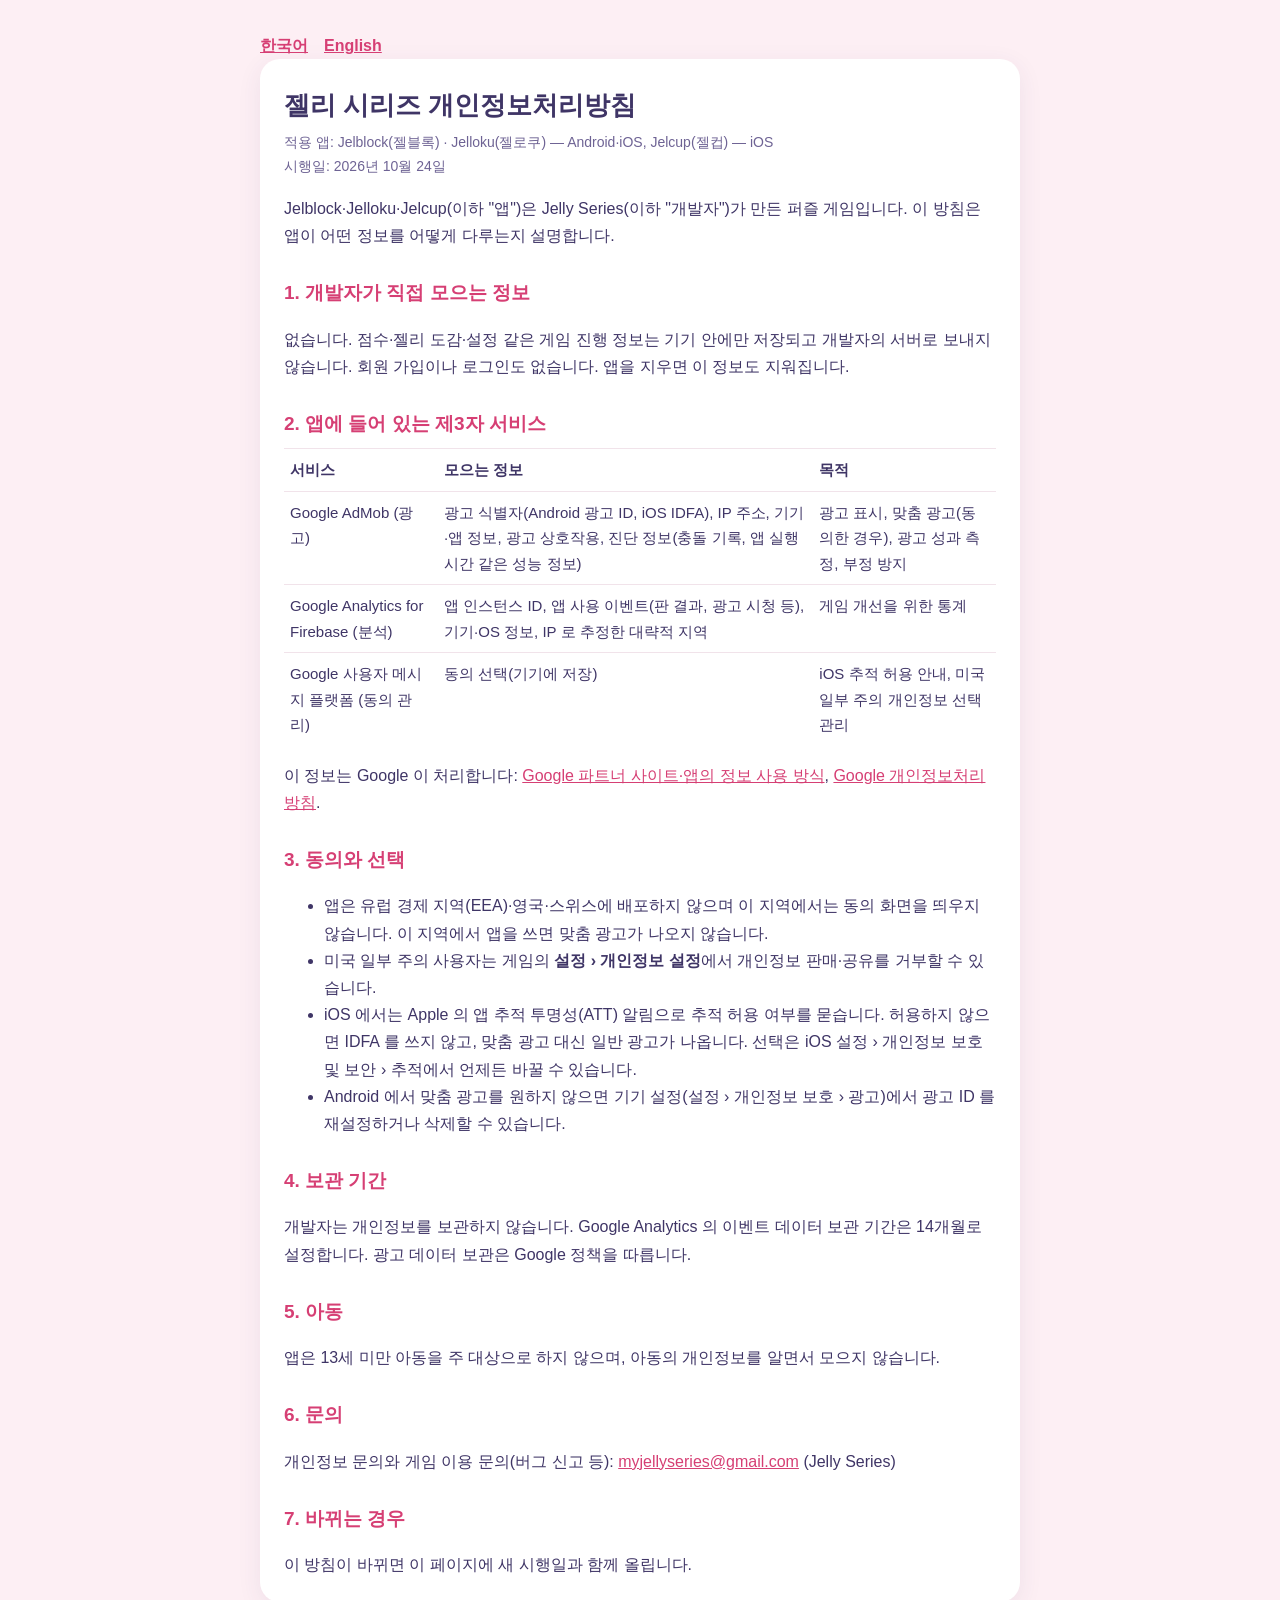
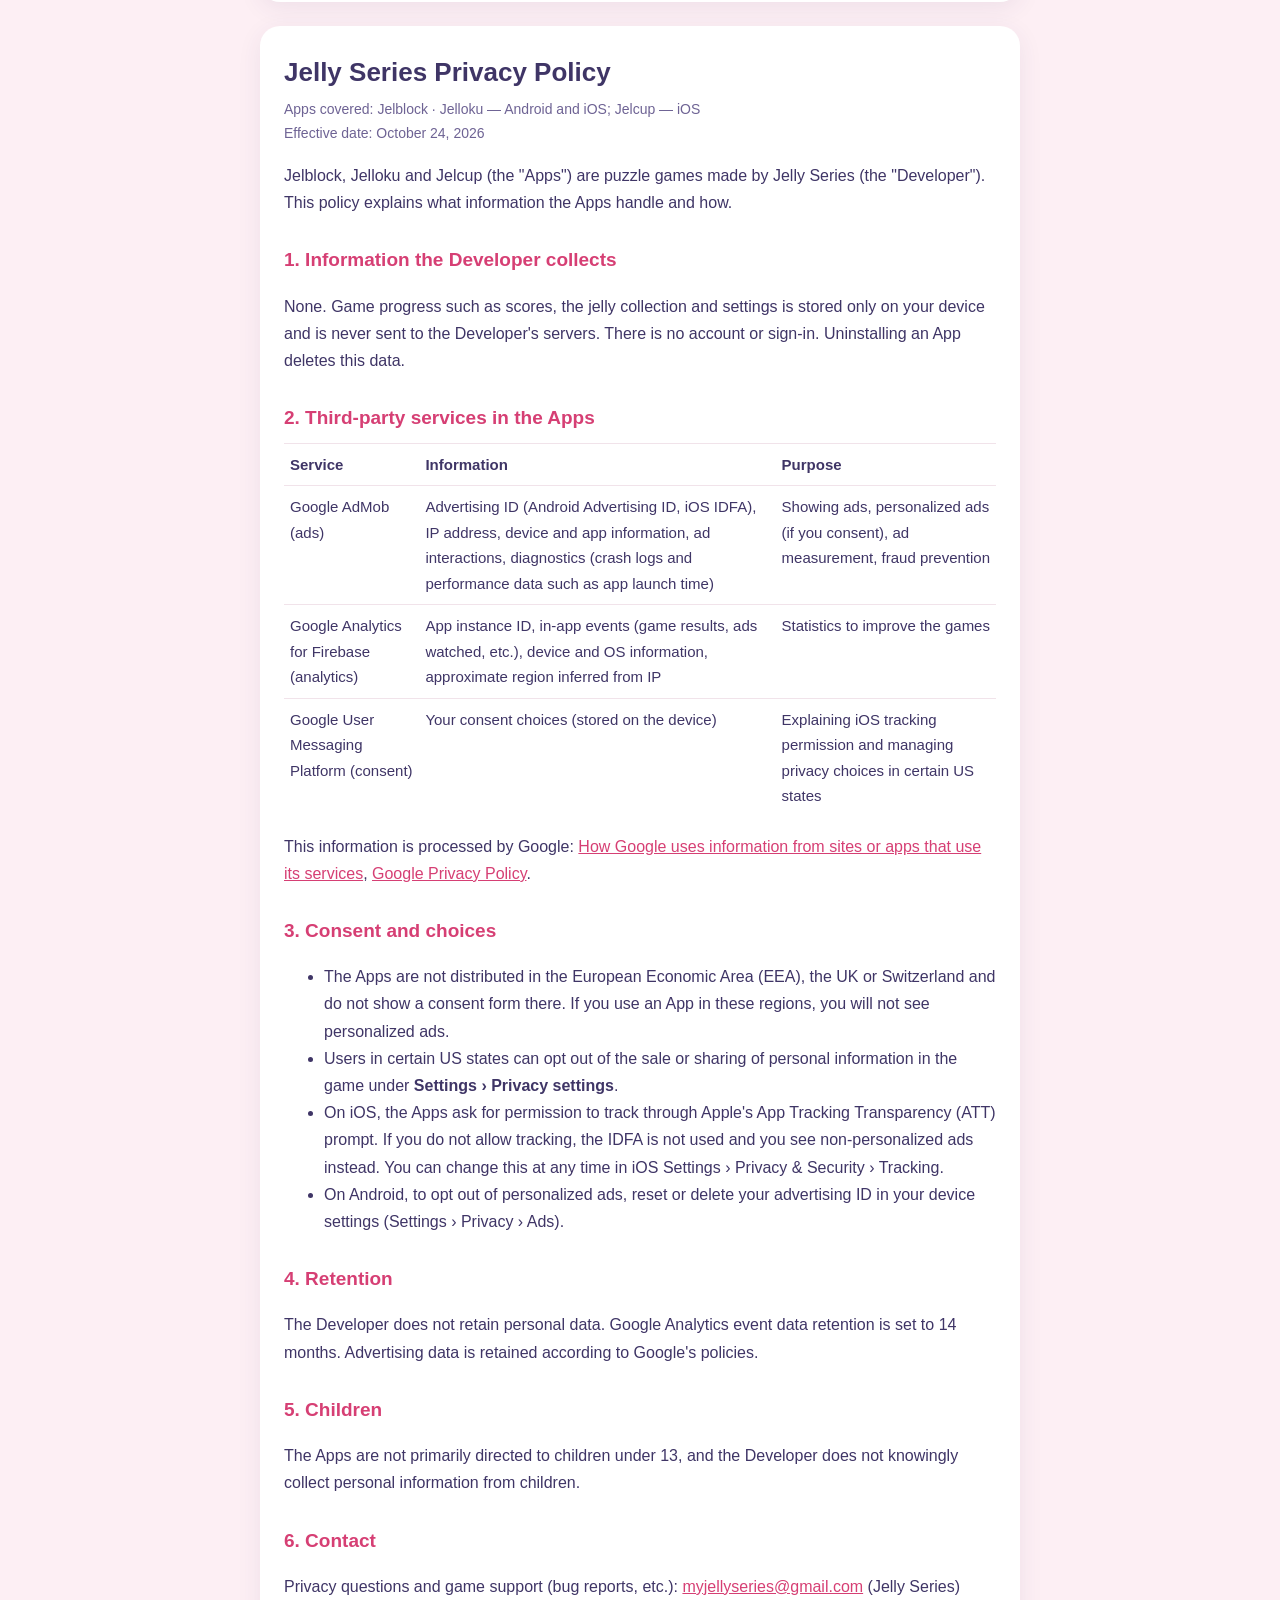
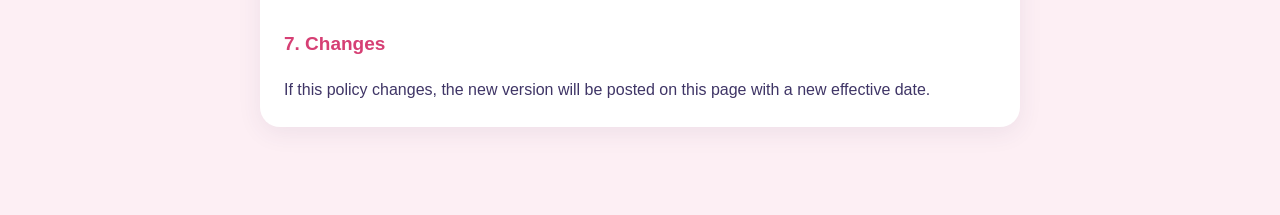
<file: index.html>
<!doctype html>
<html lang="ko">
<head>
<meta charset="utf-8">
<meta name="viewport" content="width=device-width, initial-scale=1">
<title>Jelly Series Privacy Policy · 젤리 시리즈 개인정보처리방침</title>
<style>
  :root { --ink: #3F3566; --sub: #6E6394; --accent: #D63F74; --bg: #FDEFF4; --card: #ffffff; }
  body { margin: 0; background: var(--bg); color: var(--ink); font: 16px/1.7 -apple-system, BlinkMacSystemFont, "Segoe UI", "Apple SD Gothic Neo", "Noto Sans KR", sans-serif; }
  main { max-width: 760px; margin: 0 auto; padding: 32px 16px 64px; }
  .card { background: var(--card); border-radius: 20px; padding: 24px 24px 8px; margin: 0 0 24px; box-shadow: 0 6px 24px rgba(63,53,102,.08); }
  h1 { font-size: 26px; margin: 0 0 4px; }
  h2 { font-size: 19px; margin: 28px 0 8px; color: var(--accent); }
  p, li { color: var(--ink); }
  .meta { color: var(--sub); font-size: 14px; margin: 0 0 16px; }
  nav a { color: var(--accent); margin-right: 16px; font-weight: 600; }
  a { color: var(--accent); }
  table { border-collapse: collapse; width: 100%; font-size: 15px; }
  th, td { text-align: left; vertical-align: top; border-top: 1px solid #F1E3EA; padding: 8px 6px; }
</style>
</head>
<body>
<main>
<nav><a href="#ko">한국어</a><a href="#en">English</a></nav>

<section class="card" id="ko">
<h1>젤리 시리즈 개인정보처리방침</h1>
<p class="meta">적용 앱: Jelblock(젤블록) · Jelloku(젤로쿠) — Android·iOS, Jelcup(젤컵) — iOS<br>시행일: 2026년 10월 24일</p>

<p>Jelblock·Jelloku·Jelcup(이하 "앱")은 Jelly Series(이하 "개발자")가 만든 퍼즐 게임입니다. 이 방침은 앱이 어떤 정보를 어떻게 다루는지 설명합니다.</p>

<h2>1. 개발자가 직접 모으는 정보</h2>
<p>없습니다. 점수·젤리 도감·설정 같은 게임 진행 정보는 기기 안에만 저장되고 개발자의 서버로 보내지 않습니다. 회원 가입이나 로그인도 없습니다. 앱을 지우면 이 정보도 지워집니다.</p>

<h2>2. 앱에 들어 있는 제3자 서비스</h2>
<table>
<tr><th>서비스</th><th>모으는 정보</th><th>목적</th></tr>
<tr><td>Google AdMob (광고)</td><td>광고 식별자(Android 광고 ID, iOS IDFA), IP 주소, 기기·앱 정보, 광고 상호작용, 진단 정보(충돌 기록, 앱 실행 시간 같은 성능 정보)</td><td>광고 표시, 맞춤 광고(동의한 경우), 광고 성과 측정, 부정 방지</td></tr>
<tr><td>Google Analytics for Firebase (분석)</td><td>앱 인스턴스 ID, 앱 사용 이벤트(판 결과, 광고 시청 등), 기기·OS 정보, IP 로 추정한 대략적 지역</td><td>게임 개선을 위한 통계</td></tr>
<tr><td>Google 사용자 메시지 플랫폼 (동의 관리)</td><td>동의 선택(기기에 저장)</td><td>iOS 추적 허용 안내, 미국 일부 주의 개인정보 선택 관리</td></tr>
</table>
<p>이 정보는 Google 이 처리합니다: <a href="https://policies.google.com/technologies/partner-sites">Google 파트너 사이트·앱의 정보 사용 방식</a>, <a href="https://policies.google.com/privacy">Google 개인정보처리방침</a>.</p>

<h2>3. 동의와 선택</h2>
<ul>
<li>앱은 유럽 경제 지역(EEA)·영국·스위스에 배포하지 않으며 이 지역에서는 동의 화면을 띄우지 않습니다. 이 지역에서 앱을 쓰면 맞춤 광고가 나오지 않습니다.</li>
<li>미국 일부 주의 사용자는 게임의 <b>설정 › 개인정보 설정</b>에서 개인정보 판매·공유를 거부할 수 있습니다.</li>
<li>iOS 에서는 Apple 의 앱 추적 투명성(ATT) 알림으로 추적 허용 여부를 묻습니다. 허용하지 않으면 IDFA 를 쓰지 않고, 맞춤 광고 대신 일반 광고가 나옵니다. 선택은 iOS 설정 › 개인정보 보호 및 보안 › 추적에서 언제든 바꿀 수 있습니다.</li>
<li>Android 에서 맞춤 광고를 원하지 않으면 기기 설정(설정 › 개인정보 보호 › 광고)에서 광고 ID 를 재설정하거나 삭제할 수 있습니다.</li>
</ul>

<h2>4. 보관 기간</h2>
<p>개발자는 개인정보를 보관하지 않습니다. Google Analytics 의 이벤트 데이터 보관 기간은 14개월로 설정합니다. 광고 데이터 보관은 Google 정책을 따릅니다.</p>

<h2>5. 아동</h2>
<p>앱은 13세 미만 아동을 주 대상으로 하지 않으며, 아동의 개인정보를 알면서 모으지 않습니다.</p>

<h2>6. 문의</h2>
<p>개인정보 문의와 게임 이용 문의(버그 신고 등): <a href="mailto:myjellyseries@gmail.com">myjellyseries@gmail.com</a> (Jelly Series)</p>

<h2>7. 바뀌는 경우</h2>
<p>이 방침이 바뀌면 이 페이지에 새 시행일과 함께 올립니다.</p>
</section>

<section class="card" id="en">
<h1>Jelly Series Privacy Policy</h1>
<p class="meta">Apps covered: Jelblock · Jelloku — Android and iOS; Jelcup — iOS<br>Effective date: October 24, 2026</p>

<p>Jelblock, Jelloku and Jelcup (the "Apps") are puzzle games made by Jelly Series (the "Developer"). This policy explains what information the Apps handle and how.</p>

<h2>1. Information the Developer collects</h2>
<p>None. Game progress such as scores, the jelly collection and settings is stored only on your device and is never sent to the Developer's servers. There is no account or sign-in. Uninstalling an App deletes this data.</p>

<h2>2. Third-party services in the Apps</h2>
<table>
<tr><th>Service</th><th>Information</th><th>Purpose</th></tr>
<tr><td>Google AdMob (ads)</td><td>Advertising ID (Android Advertising ID, iOS IDFA), IP address, device and app information, ad interactions, diagnostics (crash logs and performance data such as app launch time)</td><td>Showing ads, personalized ads (if you consent), ad measurement, fraud prevention</td></tr>
<tr><td>Google Analytics for Firebase (analytics)</td><td>App instance ID, in-app events (game results, ads watched, etc.), device and OS information, approximate region inferred from IP</td><td>Statistics to improve the games</td></tr>
<tr><td>Google User Messaging Platform (consent)</td><td>Your consent choices (stored on the device)</td><td>Explaining iOS tracking permission and managing privacy choices in certain US states</td></tr>
</table>
<p>This information is processed by Google: <a href="https://policies.google.com/technologies/partner-sites">How Google uses information from sites or apps that use its services</a>, <a href="https://policies.google.com/privacy">Google Privacy Policy</a>.</p>

<h2>3. Consent and choices</h2>
<ul>
<li>The Apps are not distributed in the European Economic Area (EEA), the UK or Switzerland and do not show a consent form there. If you use an App in these regions, you will not see personalized ads.</li>
<li>Users in certain US states can opt out of the sale or sharing of personal information in the game under <b>Settings › Privacy settings</b>.</li>
<li>On iOS, the Apps ask for permission to track through Apple's App Tracking Transparency (ATT) prompt. If you do not allow tracking, the IDFA is not used and you see non-personalized ads instead. You can change this at any time in iOS Settings › Privacy &amp; Security › Tracking.</li>
<li>On Android, to opt out of personalized ads, reset or delete your advertising ID in your device settings (Settings › Privacy › Ads).</li>
</ul>

<h2>4. Retention</h2>
<p>The Developer does not retain personal data. Google Analytics event data retention is set to 14 months. Advertising data is retained according to Google's policies.</p>

<h2>5. Children</h2>
<p>The Apps are not primarily directed to children under 13, and the Developer does not knowingly collect personal information from children.</p>

<h2>6. Contact</h2>
<p>Privacy questions and game support (bug reports, etc.): <a href="mailto:myjellyseries@gmail.com">myjellyseries@gmail.com</a> (Jelly Series)</p>

<h2>7. Changes</h2>
<p>If this policy changes, the new version will be posted on this page with a new effective date.</p>
</section>
</main>
</body>
</html>
</file>
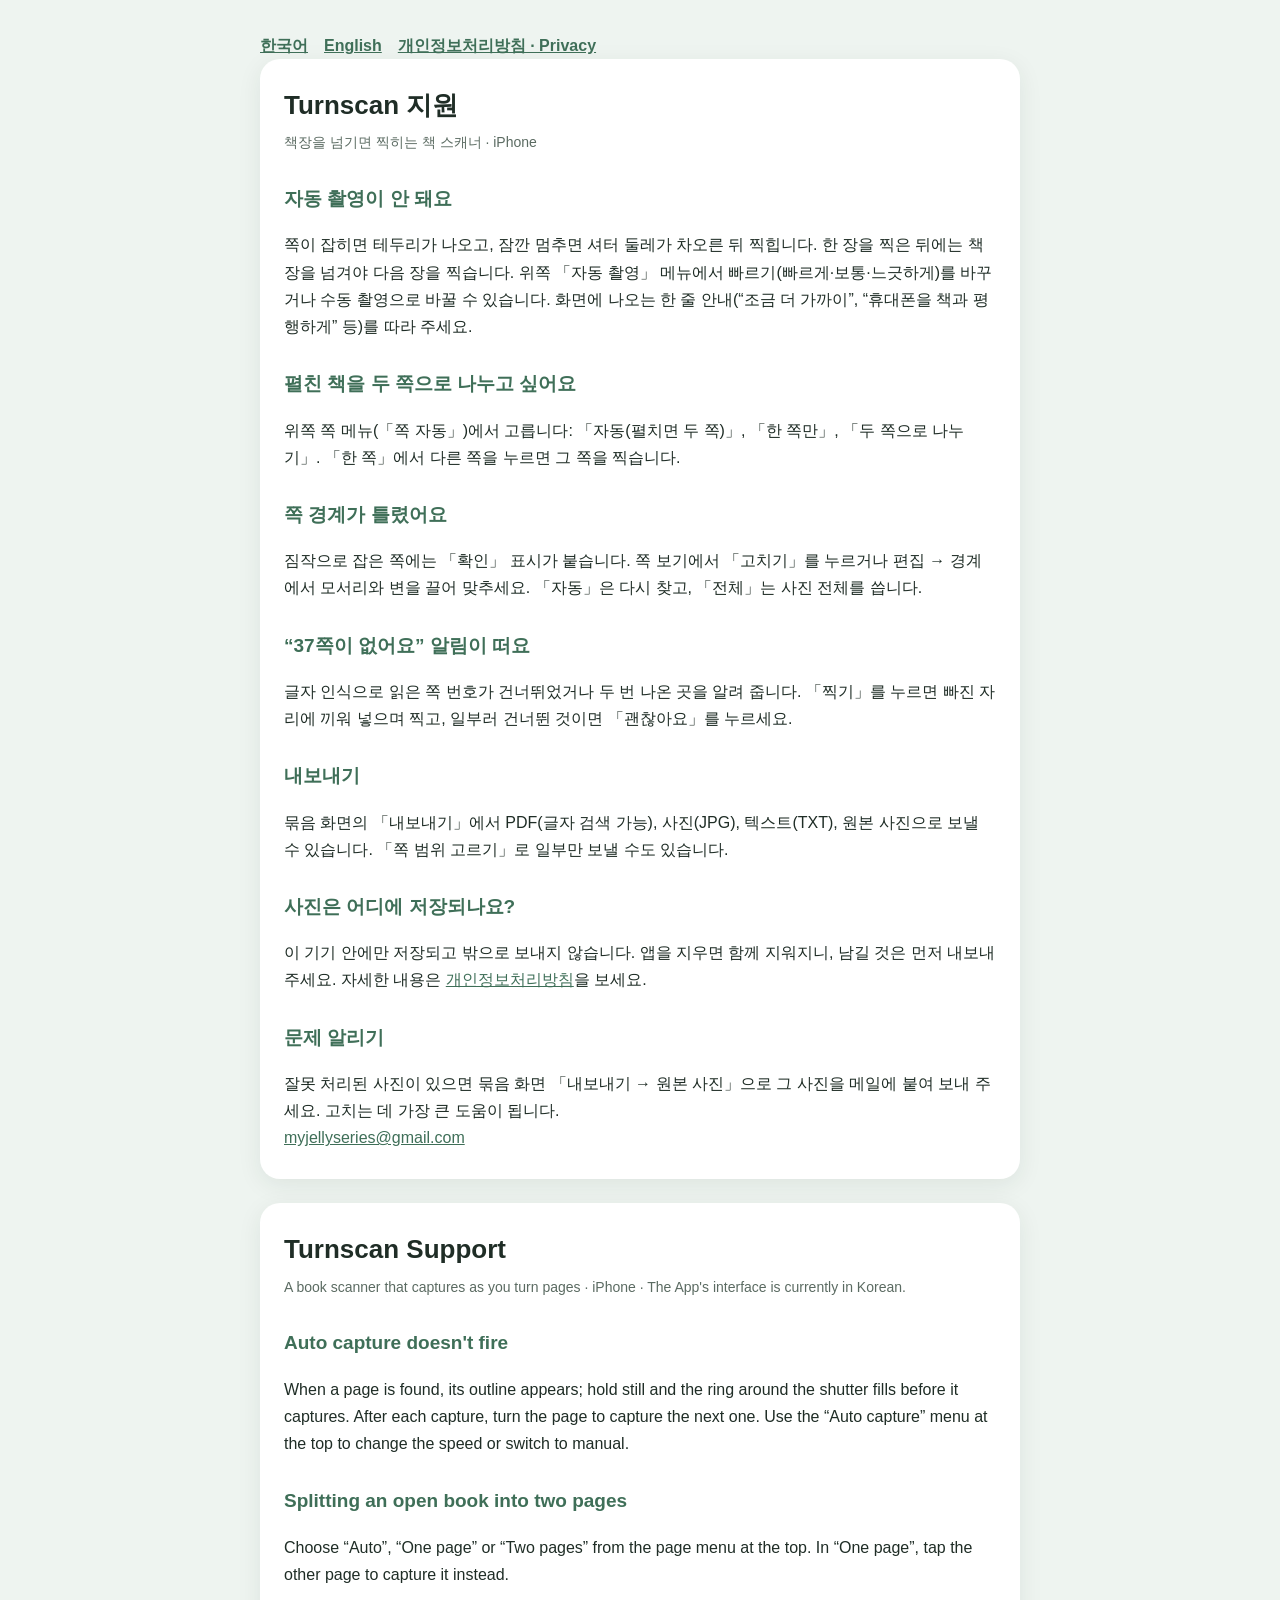
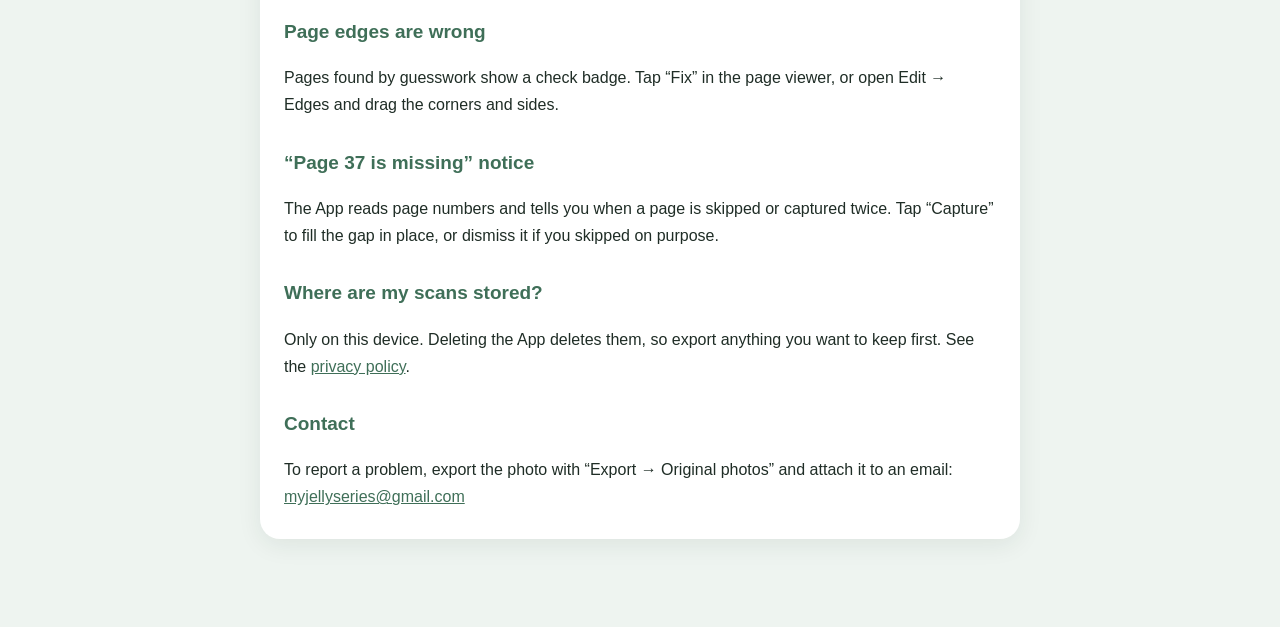
<file: turnscan/index.html>
<!doctype html>
<html lang="ko">
<head>
<meta charset="utf-8">
<meta name="viewport" content="width=device-width, initial-scale=1">
<title>Turnscan 지원 · Support</title>
<link rel="stylesheet" href="style.css">
</head>
<body>
<main>
<nav><a href="#ko">한국어</a><a href="#en">English</a><a href="privacy.html">개인정보처리방침 · Privacy</a></nav>

<section class="card" id="ko">
<h1>Turnscan 지원</h1>
<p class="meta">책장을 넘기면 찍히는 책 스캐너 · iPhone</p>

<h2>자동 촬영이 안 돼요</h2>
<p>쪽이 잡히면 테두리가 나오고, 잠깐 멈추면 셔터 둘레가 차오른 뒤 찍힙니다. 한 장을 찍은 뒤에는 책장을 넘겨야 다음 장을 찍습니다.
위쪽 「자동 촬영」 메뉴에서 빠르기(빠르게·보통·느긋하게)를 바꾸거나 수동 촬영으로 바꿀 수 있습니다. 화면에 나오는 한 줄 안내(“조금 더 가까이”, “휴대폰을 책과 평행하게” 등)를 따라 주세요.</p>

<h2>펼친 책을 두 쪽으로 나누고 싶어요</h2>
<p>위쪽 쪽 메뉴(「쪽 자동」)에서 고릅니다: 「자동(펼치면 두 쪽)」, 「한 쪽만」, 「두 쪽으로 나누기」. 「한 쪽」에서 다른 쪽을 누르면 그 쪽을 찍습니다.</p>

<h2>쪽 경계가 틀렸어요</h2>
<p>짐작으로 잡은 쪽에는 「확인」 표시가 붙습니다. 쪽 보기에서 「고치기」를 누르거나 편집 → 경계에서 모서리와 변을 끌어 맞추세요. 「자동」은 다시 찾고, 「전체」는 사진 전체를 씁니다.</p>

<h2>“37쪽이 없어요” 알림이 떠요</h2>
<p>글자 인식으로 읽은 쪽 번호가 건너뛰었거나 두 번 나온 곳을 알려 줍니다. 「찍기」를 누르면 빠진 자리에 끼워 넣으며 찍고, 일부러 건너뛴 것이면 「괜찮아요」를 누르세요.</p>

<h2>내보내기</h2>
<p>묶음 화면의 「내보내기」에서 PDF(글자 검색 가능), 사진(JPG), 텍스트(TXT), 원본 사진으로 보낼 수 있습니다. 「쪽 범위 고르기」로 일부만 보낼 수도 있습니다.</p>

<h2>사진은 어디에 저장되나요?</h2>
<p>이 기기 안에만 저장되고 밖으로 보내지 않습니다. 앱을 지우면 함께 지워지니, 남길 것은 먼저 내보내 주세요. 자세한 내용은 <a href="privacy.html">개인정보처리방침</a>을 보세요.</p>

<h2>문제 알리기</h2>
<p>잘못 처리된 사진이 있으면 묶음 화면 「내보내기 → 원본 사진」으로 그 사진을 메일에 붙여 보내 주세요. 고치는 데 가장 큰 도움이 됩니다.<br>
<a href="mailto:myjellyseries@gmail.com">myjellyseries@gmail.com</a></p>
</section>

<section class="card" id="en">
<h1>Turnscan Support</h1>
<p class="meta">A book scanner that captures as you turn pages · iPhone · The App's interface is currently in Korean.</p>
<h2>Auto capture doesn't fire</h2>
<p>When a page is found, its outline appears; hold still and the ring around the shutter fills before it captures. After each capture, turn the page to capture the next one. Use the “Auto capture” menu at the top to change the speed or switch to manual.</p>
<h2>Splitting an open book into two pages</h2>
<p>Choose “Auto”, “One page” or “Two pages” from the page menu at the top. In “One page”, tap the other page to capture it instead.</p>
<h2>Page edges are wrong</h2>
<p>Pages found by guesswork show a check badge. Tap “Fix” in the page viewer, or open Edit → Edges and drag the corners and sides.</p>
<h2>“Page 37 is missing” notice</h2>
<p>The App reads page numbers and tells you when a page is skipped or captured twice. Tap “Capture” to fill the gap in place, or dismiss it if you skipped on purpose.</p>
<h2>Where are my scans stored?</h2>
<p>Only on this device. Deleting the App deletes them, so export anything you want to keep first. See the <a href="privacy.html">privacy policy</a>.</p>
<h2>Contact</h2>
<p>To report a problem, export the photo with “Export → Original photos” and attach it to an email: <a href="mailto:myjellyseries@gmail.com">myjellyseries@gmail.com</a></p>
</section>
</main>
</body>
</html>
</file>
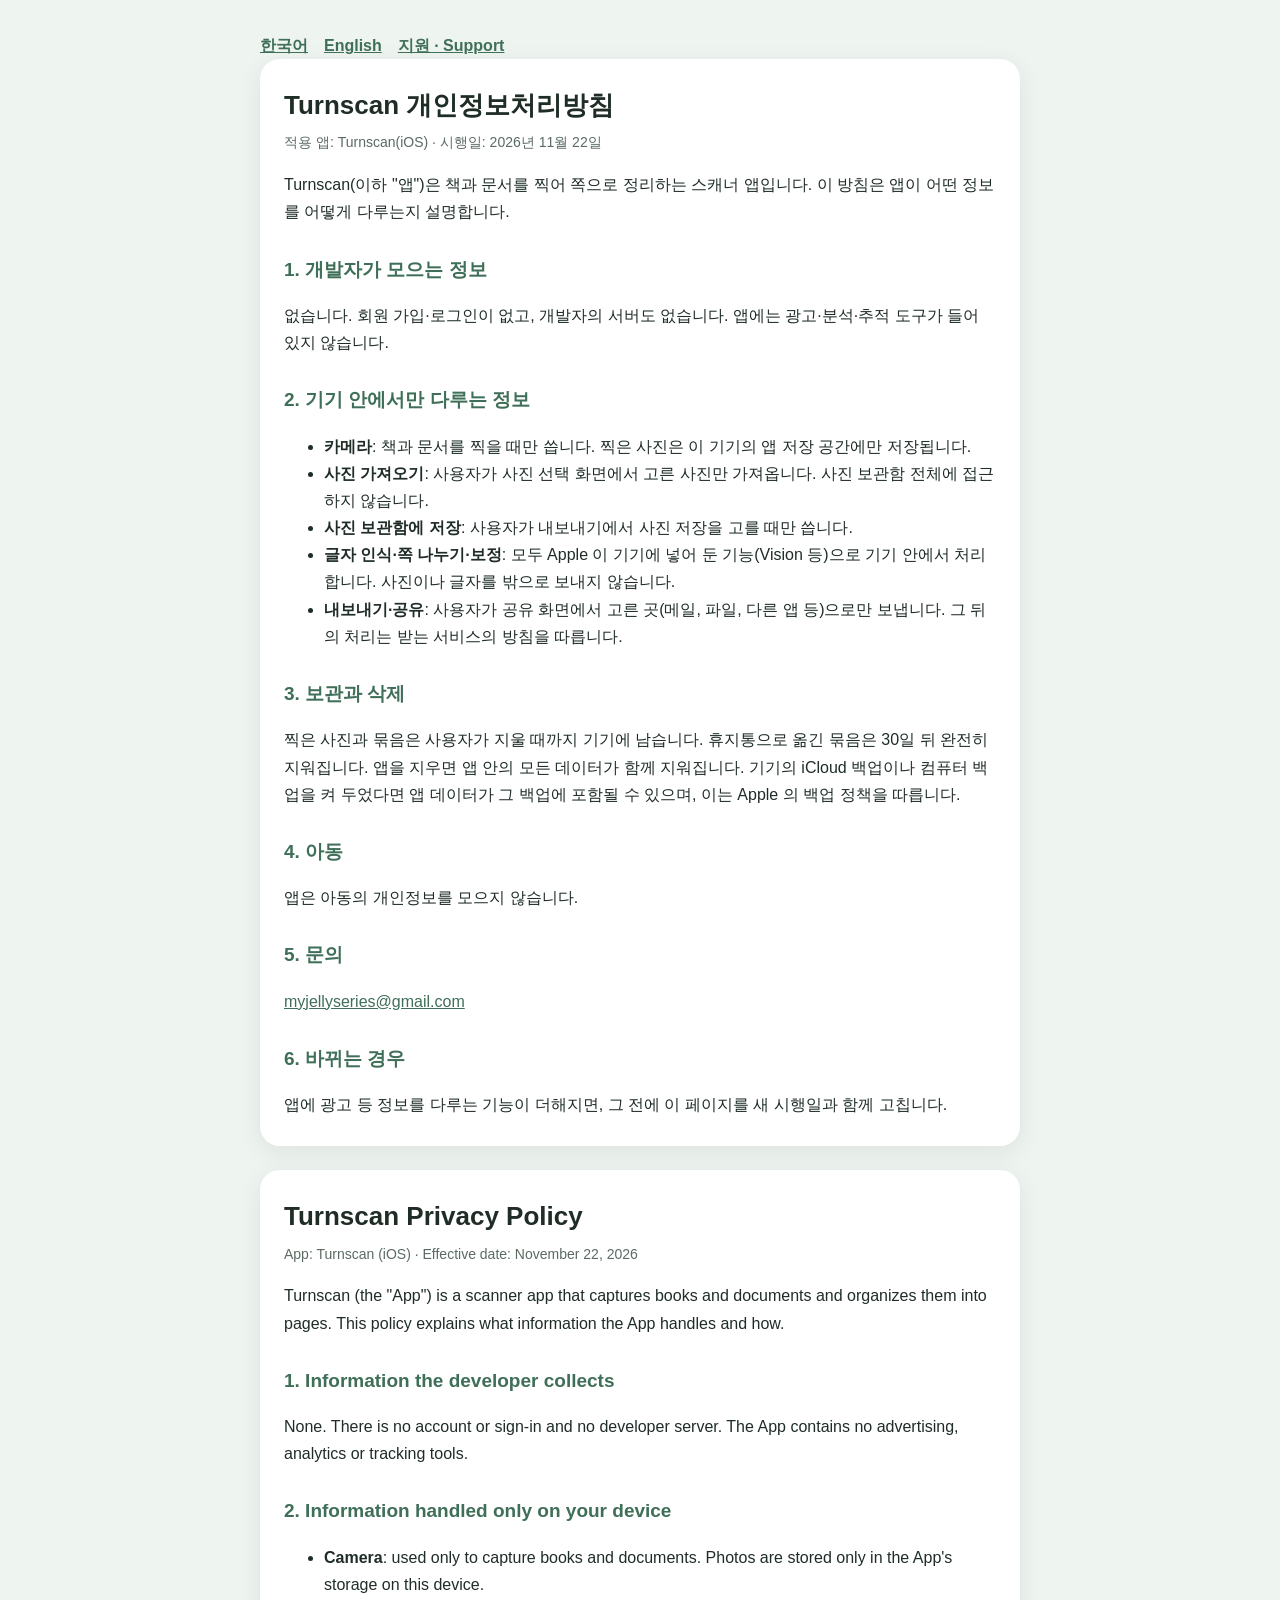
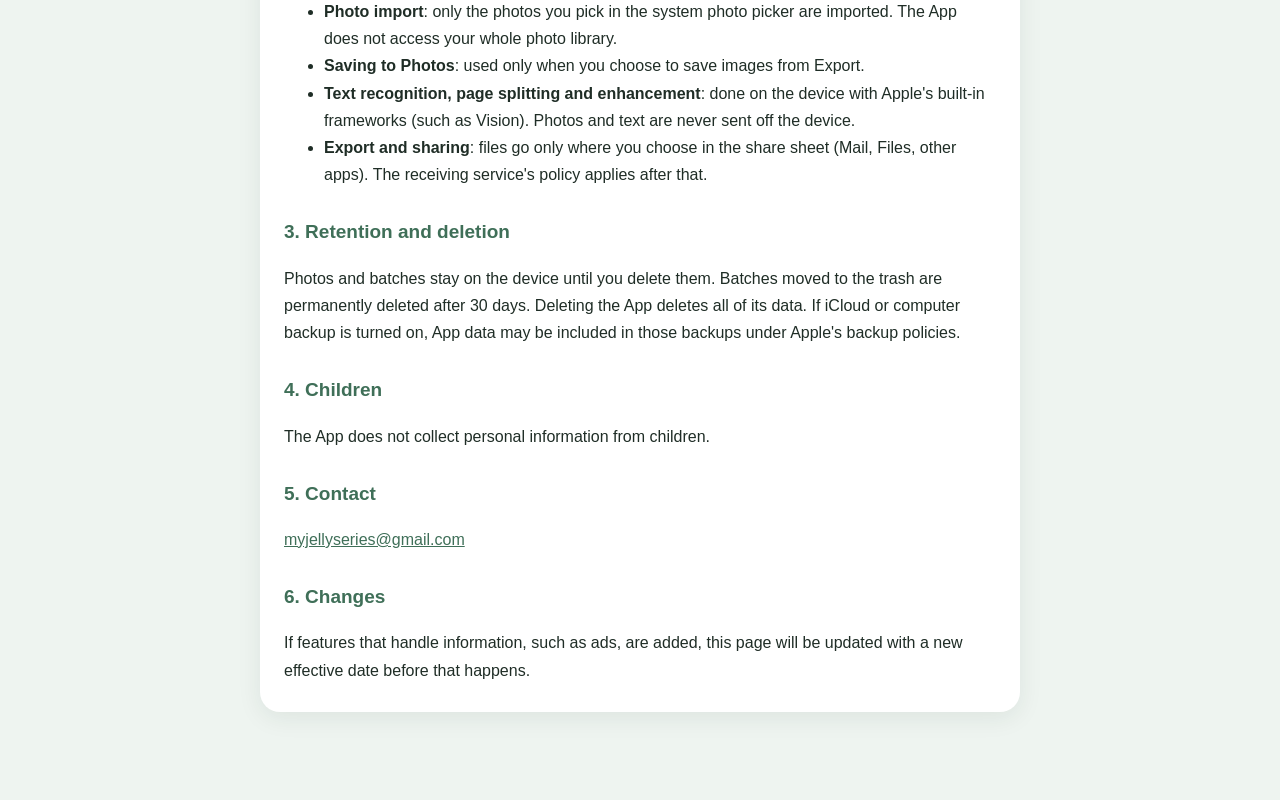
<file: turnscan/privacy.html>
<!doctype html>
<html lang="ko">
<head>
<meta charset="utf-8">
<meta name="viewport" content="width=device-width, initial-scale=1">
<title>Turnscan 개인정보처리방침 · Privacy Policy</title>
<link rel="stylesheet" href="style.css">
</head>
<body>
<main>
<nav><a href="#ko">한국어</a><a href="#en">English</a><a href="./">지원 · Support</a></nav>

<section class="card" id="ko">
<h1>Turnscan 개인정보처리방침</h1>
<p class="meta">적용 앱: Turnscan(iOS) · 시행일: 2026년 11월 22일</p>
<p>Turnscan(이하 "앱")은 책과 문서를 찍어 쪽으로 정리하는 스캐너 앱입니다. 이 방침은 앱이 어떤 정보를 어떻게 다루는지 설명합니다.</p>

<h2>1. 개발자가 모으는 정보</h2>
<p>없습니다. 회원 가입·로그인이 없고, 개발자의 서버도 없습니다. 앱에는 광고·분석·추적 도구가 들어 있지 않습니다.</p>

<h2>2. 기기 안에서만 다루는 정보</h2>
<ul>
<li><b>카메라</b>: 책과 문서를 찍을 때만 씁니다. 찍은 사진은 이 기기의 앱 저장 공간에만 저장됩니다.</li>
<li><b>사진 가져오기</b>: 사용자가 사진 선택 화면에서 고른 사진만 가져옵니다. 사진 보관함 전체에 접근하지 않습니다.</li>
<li><b>사진 보관함에 저장</b>: 사용자가 내보내기에서 사진 저장을 고를 때만 씁니다.</li>
<li><b>글자 인식·쪽 나누기·보정</b>: 모두 Apple 이 기기에 넣어 둔 기능(Vision 등)으로 기기 안에서 처리합니다. 사진이나 글자를 밖으로 보내지 않습니다.</li>
<li><b>내보내기·공유</b>: 사용자가 공유 화면에서 고른 곳(메일, 파일, 다른 앱 등)으로만 보냅니다. 그 뒤의 처리는 받는 서비스의 방침을 따릅니다.</li>
</ul>

<h2>3. 보관과 삭제</h2>
<p>찍은 사진과 묶음은 사용자가 지울 때까지 기기에 남습니다. 휴지통으로 옮긴 묶음은 30일 뒤 완전히 지워집니다. 앱을 지우면 앱 안의 모든 데이터가 함께 지워집니다.
기기의 iCloud 백업이나 컴퓨터 백업을 켜 두었다면 앱 데이터가 그 백업에 포함될 수 있으며, 이는 Apple 의 백업 정책을 따릅니다.</p>

<h2>4. 아동</h2>
<p>앱은 아동의 개인정보를 모으지 않습니다.</p>

<h2>5. 문의</h2>
<p><a href="mailto:myjellyseries@gmail.com">myjellyseries@gmail.com</a></p>

<h2>6. 바뀌는 경우</h2>
<p>앱에 광고 등 정보를 다루는 기능이 더해지면, 그 전에 이 페이지를 새 시행일과 함께 고칩니다.</p>
</section>

<section class="card" id="en">
<h1>Turnscan Privacy Policy</h1>
<p class="meta">App: Turnscan (iOS) · Effective date: November 22, 2026</p>
<p>Turnscan (the "App") is a scanner app that captures books and documents and organizes them into pages. This policy explains what information the App handles and how.</p>

<h2>1. Information the developer collects</h2>
<p>None. There is no account or sign-in and no developer server. The App contains no advertising, analytics or tracking tools.</p>

<h2>2. Information handled only on your device</h2>
<ul>
<li><b>Camera</b>: used only to capture books and documents. Photos are stored only in the App's storage on this device.</li>
<li><b>Photo import</b>: only the photos you pick in the system photo picker are imported. The App does not access your whole photo library.</li>
<li><b>Saving to Photos</b>: used only when you choose to save images from Export.</li>
<li><b>Text recognition, page splitting and enhancement</b>: done on the device with Apple's built-in frameworks (such as Vision). Photos and text are never sent off the device.</li>
<li><b>Export and sharing</b>: files go only where you choose in the share sheet (Mail, Files, other apps). The receiving service's policy applies after that.</li>
</ul>

<h2>3. Retention and deletion</h2>
<p>Photos and batches stay on the device until you delete them. Batches moved to the trash are permanently deleted after 30 days. Deleting the App deletes all of its data.
If iCloud or computer backup is turned on, App data may be included in those backups under Apple's backup policies.</p>

<h2>4. Children</h2>
<p>The App does not collect personal information from children.</p>

<h2>5. Contact</h2>
<p><a href="mailto:myjellyseries@gmail.com">myjellyseries@gmail.com</a></p>

<h2>6. Changes</h2>
<p>If features that handle information, such as ads, are added, this page will be updated with a new effective date before that happens.</p>
</section>
</main>
</body>
</html>
</file>
<file: turnscan/style.css>
:root { --ink: #1F2D26; --sub: #5B6B62; --accent: #3F6F58; --bg: #EEF4F0; --card: #ffffff; --line: #DCE7E0; }
@media (prefers-color-scheme: dark) { :root { --ink: #E6EFE9; --sub: #A5B8AD; --accent: #8DD1A8; --bg: #111814; --card: #1A231E; --line: #2A3830; } }
body { margin: 0; background: var(--bg); color: var(--ink); font: 16px/1.7 -apple-system, BlinkMacSystemFont, "Segoe UI", "Apple SD Gothic Neo", "Noto Sans KR", sans-serif; }
main { max-width: 760px; margin: 0 auto; padding: 32px 16px 64px; }
.card { background: var(--card); border-radius: 20px; padding: 24px 24px 12px; margin: 0 0 24px; box-shadow: 0 6px 24px rgba(31,45,38,.08); }
h1 { font-size: 26px; margin: 0 0 4px; }
h2 { font-size: 19px; margin: 28px 0 8px; color: var(--accent); }
.meta { color: var(--sub); font-size: 14px; margin: 0 0 16px; }
nav a, a { color: var(--accent); }
nav a { margin-right: 16px; font-weight: 600; }
b { font-weight: 600; }
</file>
